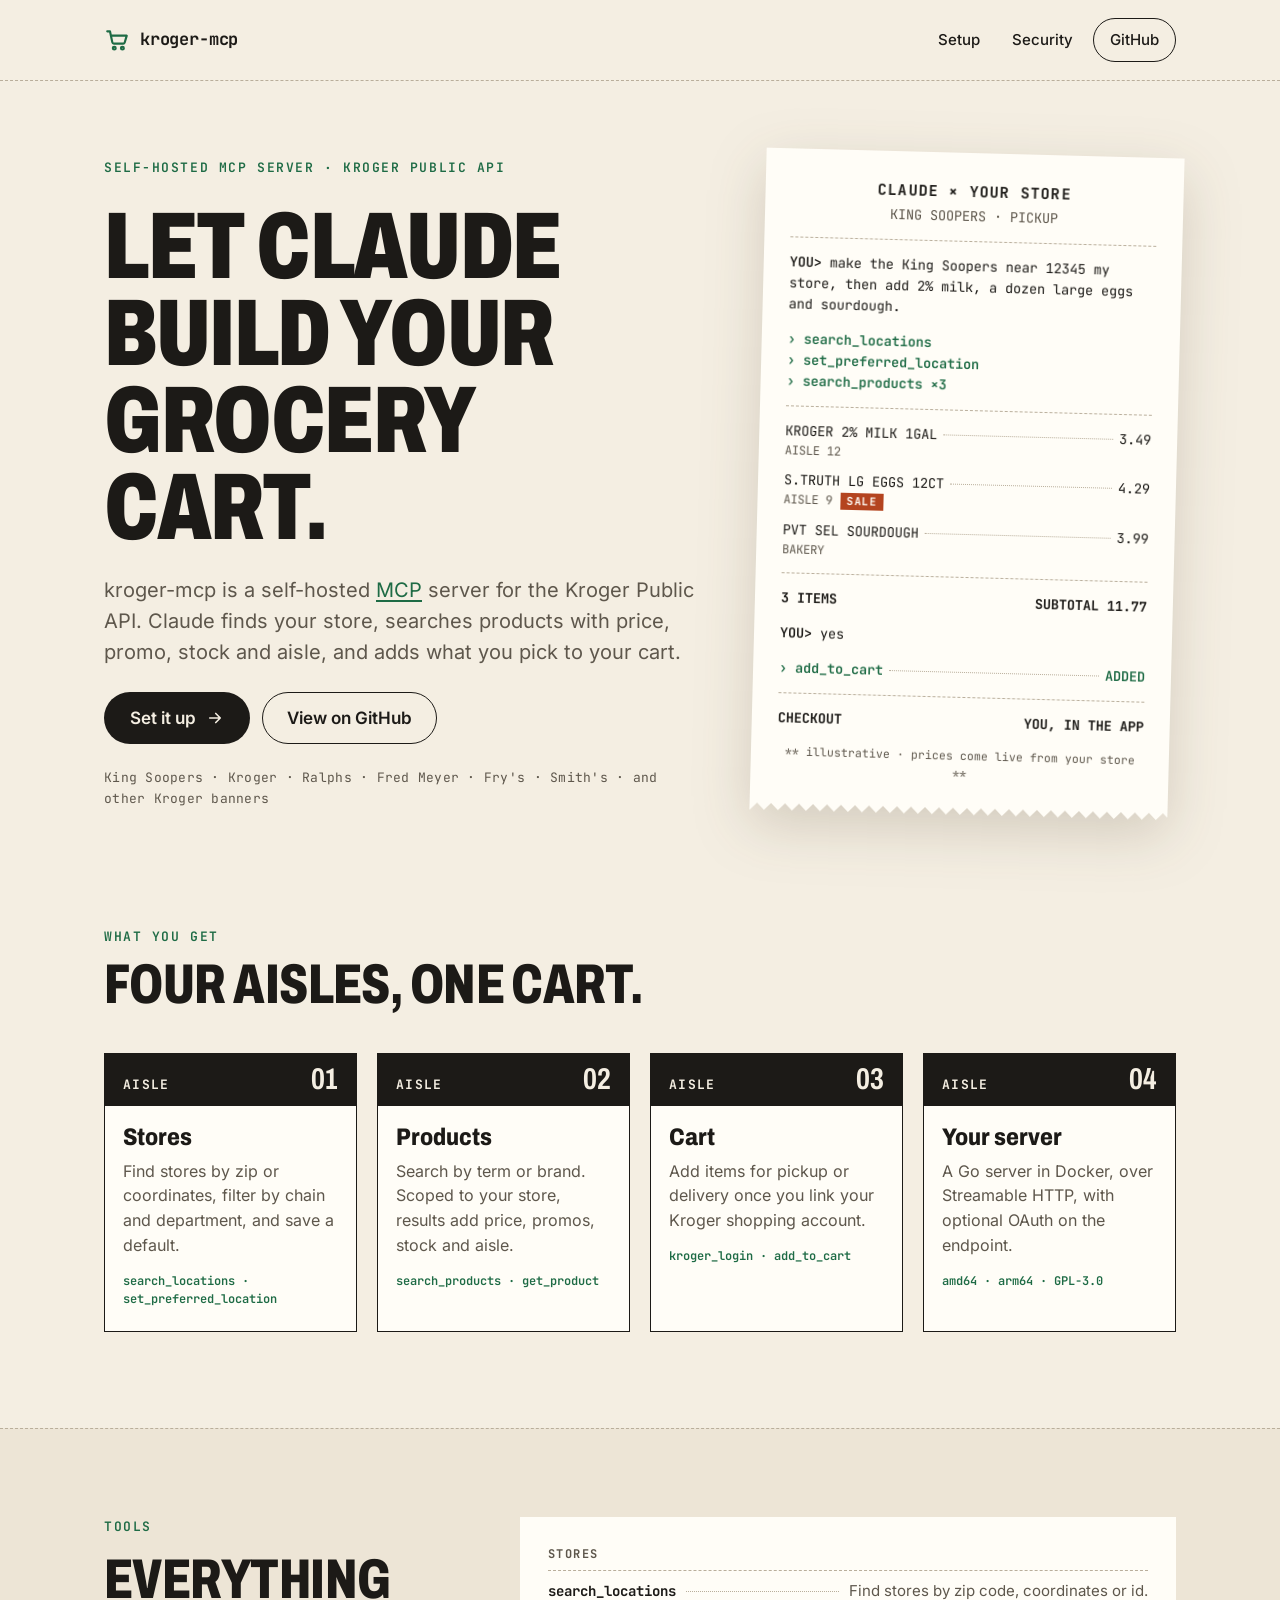
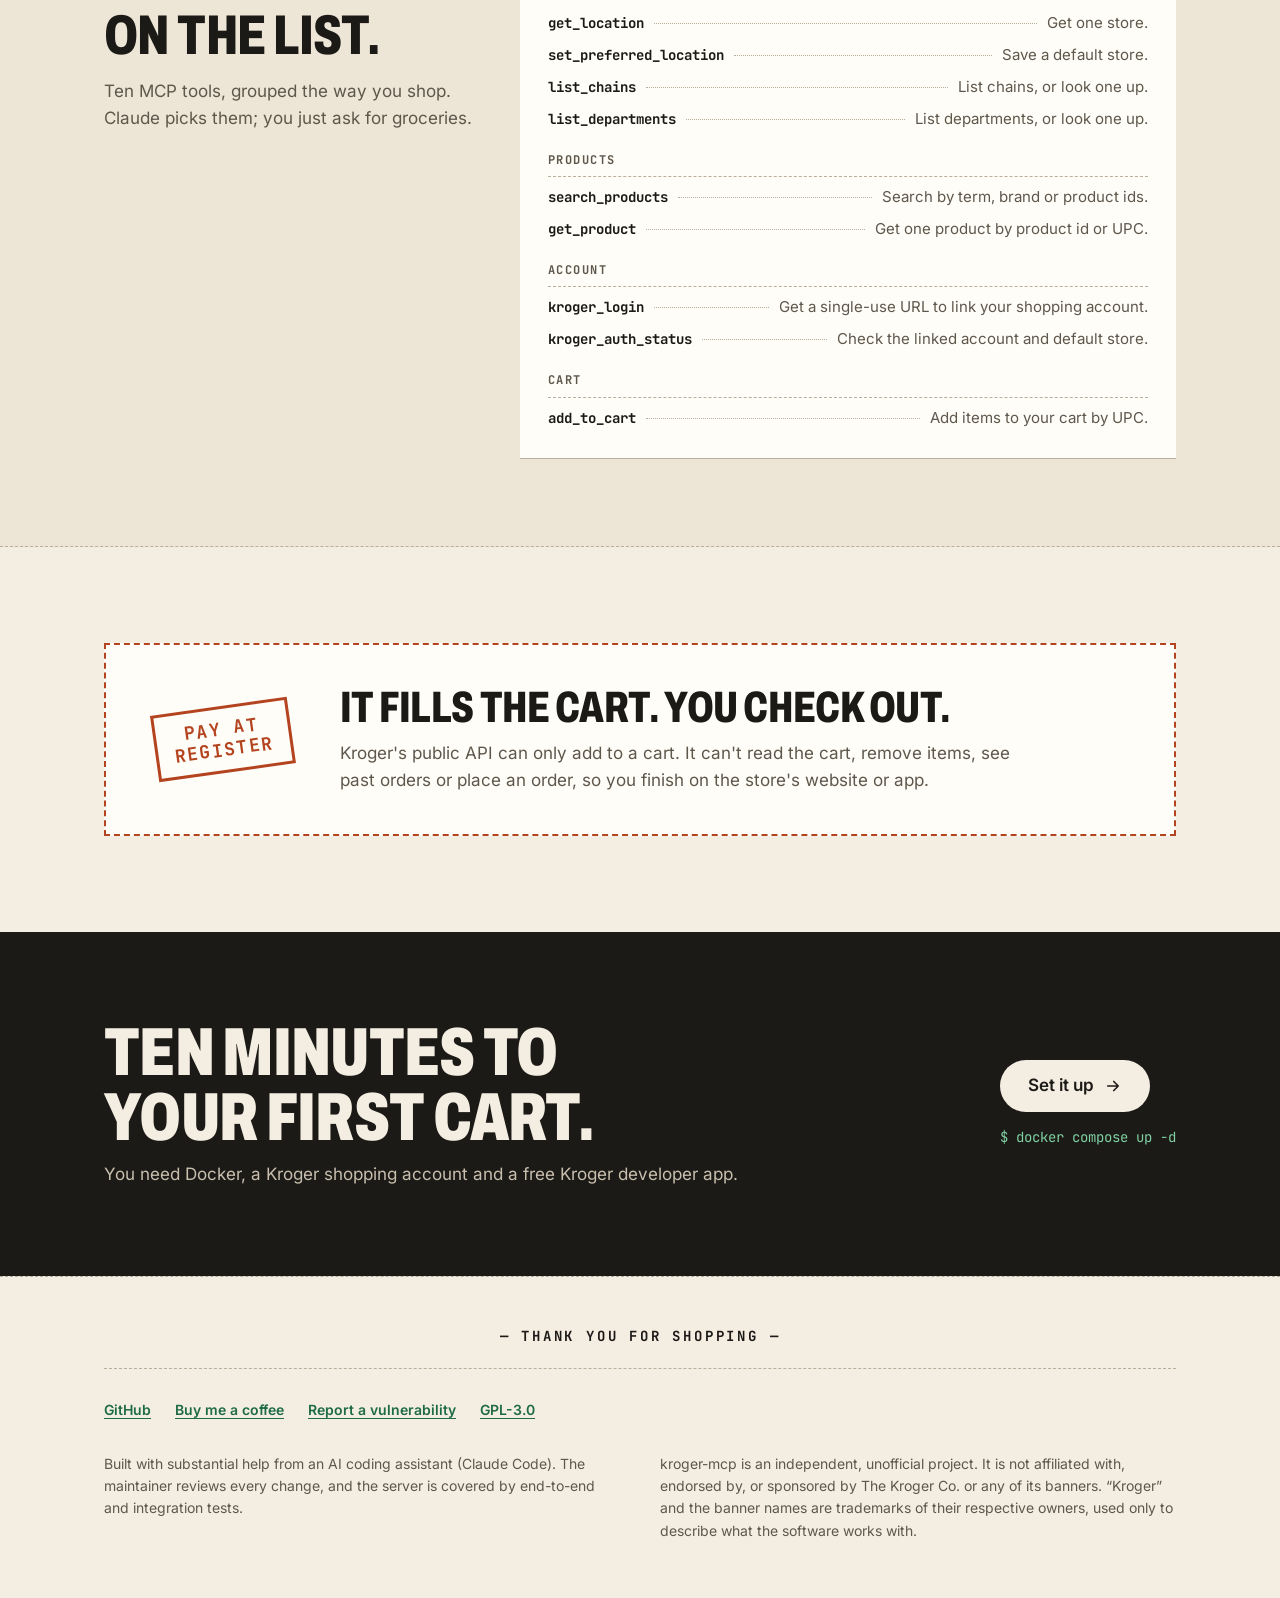
<file: site/index.html>
<!doctype html>
<html lang="en">
<head>
  <meta charset="utf-8">
  <meta name="viewport" content="width=device-width, initial-scale=1">
  <title>kroger-mcp: let Claude build your Kroger grocery cart</title>
  <meta name="description" content="A self-hosted MCP server for the Kroger Public API. Find stores, search products with price, stock and aisle, and add items to your cart.">
  <meta name="color-scheme" content="light dark">
  <link rel="preload" href="fonts/archivo-latin-wdth-wght.woff2" as="font" type="font/woff2" crossorigin>
  <link rel="stylesheet" href="style.css">
  <link rel="icon" href="favicon.svg" type="image/svg+xml">
  <meta property="og:type" content="website">
  <meta property="og:site_name" content="kroger-mcp">
  <meta property="og:title" content="kroger-mcp: let Claude build your Kroger grocery cart">
  <meta property="og:description" content="A self-hosted MCP server for the Kroger Public API. Find stores, search products with price, stock and aisle, and add items to your cart.">
  <meta property="og:url" content="https://philosowaffle.github.io/kroger-mcp/">
  <meta property="og:image" content="https://philosowaffle.github.io/kroger-mcp/og.png">
  <meta property="og:image:width" content="1200">
  <meta property="og:image:height" content="630">
  <meta name="twitter:card" content="summary_large_image">
</head>
<body>
  <header class="site">
    <div class="wrap">
      <a class="brand" href="./">
        <svg width="26" height="26" viewBox="0 0 24 24" fill="none" stroke-width="2" stroke-linecap="round" stroke-linejoin="round" aria-hidden="true"><path d="M3 4h2.5l2.2 10.2a1.5 1.5 0 0 0 1.5 1.2h8.4a1.5 1.5 0 0 0 1.5-1.1L21 8H6.3"/><circle cx="9.5" cy="19.5" r="1.3"/><circle cx="17" cy="19.5" r="1.3"/></svg>
        kroger-mcp
      </a>
      <nav class="main" aria-label="Main">
        <a href="setup.html">Setup</a>
        <a href="security.html">Security</a>
        <a class="pill" href="https://github.com/philosowaffle/kroger-mcp">GitHub</a>
      </nav>
    </div>
  </header>

  <main>
    <section class="wrap hero">
      <div class="hero-copy">
        <p class="eyebrow">Self-hosted MCP server · Kroger Public API</p>
        <h1 class="display">Let Claude build your grocery cart.</h1>
        <p class="lede">kroger-mcp is a self-hosted <a href="https://modelcontextprotocol.io">MCP</a> server for the Kroger Public API. Claude finds your store, searches products with price, promo, stock and aisle, and adds what you pick to your cart.</p>
        <div class="buttons">
          <a class="button primary" href="setup.html">Set it up
            <svg width="18" height="18" viewBox="0 0 24 24" fill="none" stroke="currentColor" stroke-width="2.2" stroke-linecap="round" stroke-linejoin="round" aria-hidden="true"><path d="M5 12h14M13 6l6 6-6 6"/></svg></a>
          <a class="button secondary" href="https://github.com/philosowaffle/kroger-mcp">View on GitHub</a>
        </div>
        <p class="banners">King Soopers · Kroger · Ralphs · Fred Meyer · Fry's · Smith's · and other Kroger banners</p>
      </div>

      <figure class="hero-receipt receipt-figure">
        <figcaption class="visually-hidden">An illustrative example conversation, printed as a receipt. You ask Claude to make the King Soopers near zip code 12345 your store and add 2% milk, a dozen large eggs and sourdough bread for pickup. Claude saves the store and finds Kroger 2% Milk for $3.49 in aisle 12, Simple Truth Large Eggs for $4.29 on sale, and Private Selection Sourdough for $3.99. You say yes, Claude adds all three to your cart, and you check out in the store's app. Prices and products come live from Kroger for your store.</figcaption>
        <div class="receipt" aria-hidden="true">
          <div class="head">
            <span class="title">CLAUDE × YOUR STORE</span>
            <span class="muted">KING SOOPERS · PICKUP</span>
          </div>
          <hr class="rule">
          <p><strong>YOU&gt;</strong> make the King Soopers near 12345 my store, then add 2% milk, a dozen large eggs and sourdough.</p>
          <div class="call">
            <span>› search_locations</span>
            <span>› set_preferred_location</span>
            <span>› search_products ×3</span>
          </div>
          <hr class="rule">
          <div class="items">
            <div class="price">
              <div class="line"><span>KROGER 2% MILK 1GAL</span><span class="leader"></span><span>3.49</span></div>
              <div class="sub"><span>AISLE 12</span></div>
            </div>
            <div class="price">
              <div class="line"><span>S.TRUTH LG EGGS 12CT</span><span class="leader"></span><span>4.29</span></div>
              <div class="sub"><span>AISLE 9</span><span class="sale-tag">SALE</span></div>
            </div>
            <div class="price">
              <div class="line"><span>PVT SEL SOURDOUGH</span><span class="leader"></span><span>3.99</span></div>
              <div class="sub"><span>BAKERY</span></div>
            </div>
          </div>
          <hr class="rule">
          <div class="total"><span>3 ITEMS</span><span>SUBTOTAL 11.77</span></div>
          <p><strong>YOU&gt;</strong> yes</p>
          <div class="call"><div class="line"><span>› add_to_cart</span><span class="leader"></span><span>ADDED</span></div></div>
          <hr class="rule">
          <div class="total"><span>CHECKOUT</span><span>YOU, IN THE APP</span></div>
          <p class="footnote">** illustrative · prices come live from your store **</p>
        </div>
        <div class="receipt-edge" aria-hidden="true"></div>
      </figure>
    </section>

    <section class="wrap section aisles-section" aria-labelledby="get">
      <div class="stack">
        <div class="heading">
          <p class="eyebrow">What you get</p>
          <h2 class="display" id="get">Four aisles, one cart.</h2>
        </div>
        <div class="aisles">
          <article class="aisle">
            <div class="sign"><span>AISLE</span><span class="num">01</span></div>
            <div class="body">
              <h3>Stores</h3>
              <p>Find stores by zip or coordinates, filter by chain and department, and save a default.</p>
              <p class="tools">search_locations · set_preferred_location</p>
            </div>
          </article>
          <article class="aisle">
            <div class="sign"><span>AISLE</span><span class="num">02</span></div>
            <div class="body">
              <h3>Products</h3>
              <p>Search by term or brand. Scoped to your store, results add price, promos, stock and aisle.</p>
              <p class="tools">search_products · get_product</p>
            </div>
          </article>
          <article class="aisle">
            <div class="sign"><span>AISLE</span><span class="num">03</span></div>
            <div class="body">
              <h3>Cart</h3>
              <p>Add items for pickup or delivery once you link your Kroger shopping account.</p>
              <p class="tools">kroger_login · add_to_cart</p>
            </div>
          </article>
          <article class="aisle">
            <div class="sign"><span>AISLE</span><span class="num">04</span></div>
            <div class="body">
              <h3>Your server</h3>
              <p>A Go server in Docker, over Streamable HTTP, with optional OAuth on the endpoint.</p>
              <p class="tools">amd64 · arm64 · GPL-3.0</p>
            </div>
          </article>
        </div>
      </div>
    </section>

    <section class="band" aria-labelledby="tools">
      <div class="wrap ledger-row">
        <div class="ledger-intro">
          <p class="eyebrow">Tools</p>
          <h2 class="display" id="tools">Everything on the list.</h2>
          <p class="muted">Ten MCP tools, grouped the way you shop. Claude picks them; you just ask for groceries.</p>
        </div>
        <div class="ledger">
          <section aria-labelledby="t-stores">
            <h3 id="t-stores">STORES</h3>
            <ul>
              <li><code>search_locations</code><span class="leader" aria-hidden="true"></span><span class="desc">Find stores by zip code, coordinates or id.</span></li>
              <li><code>get_location</code><span class="leader" aria-hidden="true"></span><span class="desc">Get one store.</span></li>
              <li><code>set_preferred_location</code><span class="leader" aria-hidden="true"></span><span class="desc">Save a default store.</span></li>
              <li><code>list_chains</code><span class="leader" aria-hidden="true"></span><span class="desc">List chains, or look one up.</span></li>
              <li><code>list_departments</code><span class="leader" aria-hidden="true"></span><span class="desc">List departments, or look one up.</span></li>
            </ul>
          </section>
          <section aria-labelledby="t-products">
            <h3 id="t-products">PRODUCTS</h3>
            <ul>
              <li><code>search_products</code><span class="leader" aria-hidden="true"></span><span class="desc">Search by term, brand or product ids.</span></li>
              <li><code>get_product</code><span class="leader" aria-hidden="true"></span><span class="desc">Get one product by product id or UPC.</span></li>
            </ul>
          </section>
          <section aria-labelledby="t-account">
            <h3 id="t-account">ACCOUNT</h3>
            <ul>
              <li><code>kroger_login</code><span class="leader" aria-hidden="true"></span><span class="desc">Get a single-use URL to link your shopping account.</span></li>
              <li><code>kroger_auth_status</code><span class="leader" aria-hidden="true"></span><span class="desc">Check the linked account and default store.</span></li>
            </ul>
          </section>
          <section aria-labelledby="t-cart">
            <h3 id="t-cart">CART</h3>
            <ul>
              <li><code>add_to_cart</code><span class="leader" aria-hidden="true"></span><span class="desc">Add items to your cart by UPC.</span></li>
            </ul>
          </section>
        </div>
      </div>
    </section>

    <section class="wrap section">
      <div class="stamp-notice">
        <div class="stamp" aria-hidden="true">PAY AT<br>REGISTER</div>
        <div class="copy">
          <h2 class="display">It fills the cart. You check out.</h2>
          <p>Kroger's public API can only add to a cart. It can't read the cart, remove items, see past orders or place an order, so you finish on the store's website or app.</p>
        </div>
      </div>
    </section>

    <section class="cta" aria-labelledby="cta">
      <div class="wrap">
        <div class="copy">
          <h2 class="display" id="cta">Ten minutes to your first cart.</h2>
          <p>You need Docker, a Kroger shopping account and a free Kroger developer app.</p>
        </div>
        <div class="act">
          <a class="button light" href="setup.html">Set it up
            <svg width="18" height="18" viewBox="0 0 24 24" fill="none" stroke="currentColor" stroke-width="2.2" stroke-linecap="round" stroke-linejoin="round" aria-hidden="true"><path d="M5 12h14M13 6l6 6-6 6"/></svg></a>
          <code>$ docker compose up -d</code>
        </div>
      </div>
    </section>
  </main>

  <footer class="site">
    <div class="wrap">
      <p class="thanks">— THANK YOU FOR SHOPPING —</p>
      <hr class="rule">
      <nav aria-label="Footer">
        <a href="https://github.com/philosowaffle/kroger-mcp">GitHub</a>
        <a href="https://buymeacoffee.com/philosowaffle">Buy me a coffee</a>
        <a href="https://github.com/philosowaffle/kroger-mcp/blob/main/SECURITY.md">Report a vulnerability</a>
        <a href="https://github.com/philosowaffle/kroger-mcp/blob/main/LICENSE">GPL-3.0</a>
      </nav>
      <div class="fine">
        <p>Built with substantial help from an AI coding assistant (Claude Code). The maintainer reviews every change, and the server is covered by end-to-end and integration tests.</p>
        <p>kroger-mcp is an independent, unofficial project. It is not affiliated with, endorsed by, or sponsored by The Kroger Co. or any of its banners. &ldquo;Kroger&rdquo; and the banner names are trademarks of their respective owners, used only to describe what the software works with.</p>
      </div>
    </div>
  </footer>
</body>
</html>
</file>
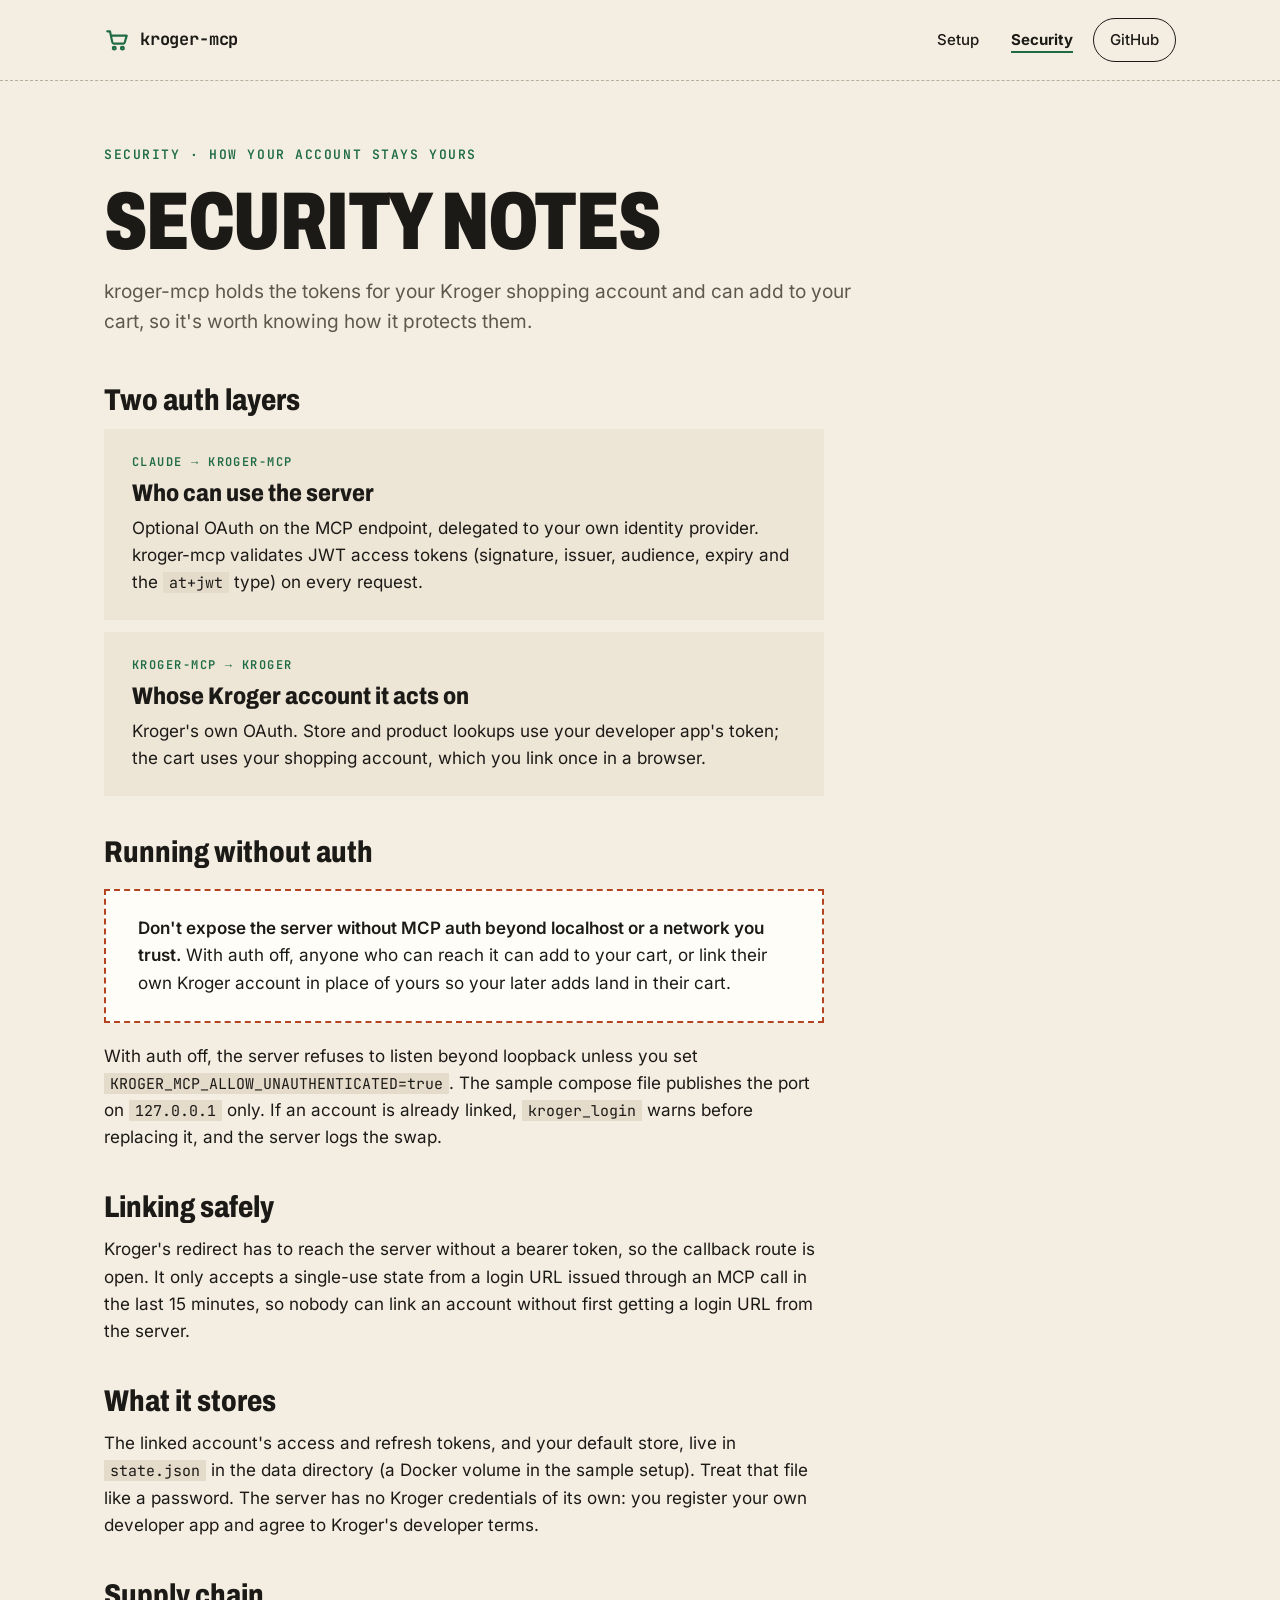
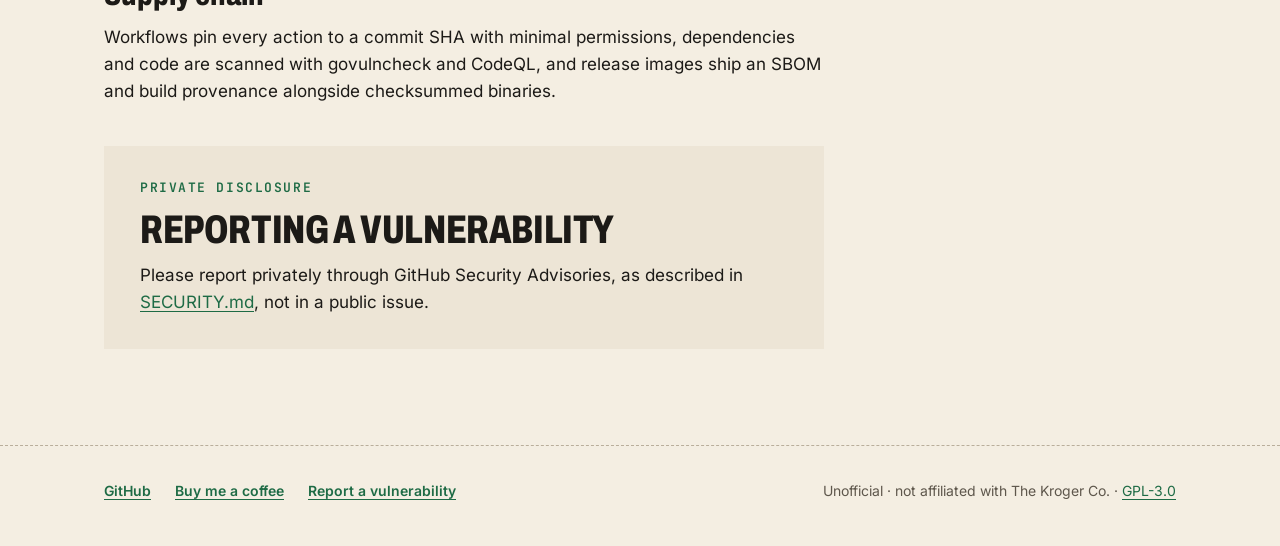
<file: site/security.html>
<!doctype html>
<html lang="en">
<head>
  <meta charset="utf-8">
  <meta name="viewport" content="width=device-width, initial-scale=1">
  <title>kroger-mcp security notes</title>
  <meta name="description" content="How kroger-mcp keeps your Kroger account safe: its two auth layers, running without auth, what it stores and how to report a vulnerability.">
  <meta name="color-scheme" content="light dark">
  <link rel="preload" href="fonts/archivo-latin-wdth-wght.woff2" as="font" type="font/woff2" crossorigin>
  <link rel="stylesheet" href="style.css">
  <link rel="icon" href="favicon.svg" type="image/svg+xml">
  <meta property="og:type" content="website">
  <meta property="og:site_name" content="kroger-mcp">
  <meta property="og:title" content="kroger-mcp security notes">
  <meta property="og:description" content="How kroger-mcp keeps your Kroger account safe: its two auth layers, running without auth, what it stores and how to report a vulnerability.">
  <meta property="og:url" content="https://philosowaffle.github.io/kroger-mcp/security.html">
  <meta property="og:image" content="https://philosowaffle.github.io/kroger-mcp/og.png">
  <meta property="og:image:width" content="1200">
  <meta property="og:image:height" content="630">
  <meta name="twitter:card" content="summary_large_image">
</head>
<body>
  <header class="site">
    <div class="wrap">
      <a class="brand" href="./">
        <svg width="26" height="26" viewBox="0 0 24 24" fill="none" stroke-width="2" stroke-linecap="round" stroke-linejoin="round" aria-hidden="true"><path d="M3 4h2.5l2.2 10.2a1.5 1.5 0 0 0 1.5 1.2h8.4a1.5 1.5 0 0 0 1.5-1.1L21 8H6.3"/><circle cx="9.5" cy="19.5" r="1.3"/><circle cx="17" cy="19.5" r="1.3"/></svg>
        kroger-mcp
      </a>
      <nav class="main" aria-label="Main">
        <a href="setup.html">Setup</a>
        <a href="security.html" aria-current="page">Security</a>
        <a class="pill" href="https://github.com/philosowaffle/kroger-mcp">GitHub</a>
      </nav>
    </div>
  </header>

  <main>
    <div class="wrap page-head">
      <p class="eyebrow">Security · how your account stays yours</p>
      <h1 class="display page-title">Security notes</h1>
      <p class="lede">kroger-mcp holds the tokens for your Kroger shopping account and can add to your cart, so it's worth knowing how it protects them.</p>
    </div>

    <div class="wrap">
      <div class="doc">
        <section aria-labelledby="layers">
          <h2 class="small" id="layers">Two auth layers</h2>
          <div class="layer">
            <p class="eyebrow">Claude → kroger-mcp</p>
            <h3>Who can use the server</h3>
            <p>Optional OAuth on the MCP endpoint, delegated to your own identity provider. kroger-mcp validates JWT access tokens (signature, issuer, audience, expiry and the <code>at+jwt</code> type) on every request.</p>
          </div>
          <div class="layer">
            <p class="eyebrow">kroger-mcp → Kroger</p>
            <h3>Whose Kroger account it acts on</h3>
            <p>Kroger's own OAuth. Store and product lookups use your developer app's token; the cart uses your shopping account, which you link once in a browser.</p>
          </div>
        </section>

        <section aria-labelledby="noauth">
          <h2 class="small" id="noauth">Running without auth</h2>
          <div class="stamp-notice compact">
            <div class="copy">
              <p><strong>Don't expose the server without MCP auth beyond localhost or a network you trust.</strong> With auth off, anyone who can reach it can add to your cart, or link their own Kroger account in place of yours so your later adds land in their cart.</p>
            </div>
          </div>
          <p>With auth off, the server refuses to listen beyond loopback unless you set <code>KROGER_MCP_ALLOW_UNAUTHENTICATED=true</code>. The sample compose file publishes the port on <code>127.0.0.1</code> only. If an account is already linked, <code>kroger_login</code> warns before replacing it, and the server logs the swap.</p>
        </section>

        <section aria-labelledby="linking">
          <h2 class="small" id="linking">Linking safely</h2>
          <p>Kroger's redirect has to reach the server without a bearer token, so the callback route is open. It only accepts a single-use state from a login URL issued through an MCP call in the last 15 minutes, so nobody can link an account without first getting a login URL from the server.</p>
        </section>

        <section aria-labelledby="stores">
          <h2 class="small" id="stores">What it stores</h2>
          <p>The linked account's access and refresh tokens, and your default store, live in <code>state.json</code> in the data directory (a Docker volume in the sample setup). Treat that file like a password. The server has no Kroger credentials of its own: you register your own developer app and agree to Kroger's developer terms.</p>
        </section>

        <section aria-labelledby="supply">
          <h2 class="small" id="supply">Supply chain</h2>
          <p>Workflows pin every action to a commit SHA with minimal permissions, dependencies and code are scanned with govulncheck and CodeQL, and release images ship an SBOM and build provenance alongside checksummed binaries.</p>
        </section>

        <section class="panel" aria-labelledby="report">
          <p class="eyebrow">Private disclosure</p>
          <h2 class="display" id="report">Reporting a vulnerability</h2>
          <p>Please report privately through GitHub Security Advisories, as described in <a href="https://github.com/philosowaffle/kroger-mcp/blob/main/SECURITY.md">SECURITY.md</a>, not in a public issue.</p>
        </section>
      </div>
    </div>
  </main>

  <footer class="site short">
    <div class="wrap">
      <nav aria-label="Footer">
        <a href="https://github.com/philosowaffle/kroger-mcp">GitHub</a>
        <a href="https://buymeacoffee.com/philosowaffle">Buy me a coffee</a>
        <a href="https://github.com/philosowaffle/kroger-mcp/blob/main/SECURITY.md">Report a vulnerability</a>
      </nav>
      <p>Unofficial · not affiliated with The Kroger Co. ·&nbsp;<a href="https://github.com/philosowaffle/kroger-mcp/blob/main/LICENSE">GPL-3.0</a></p>
    </div>
  </footer>
</body>
</html>
</file>
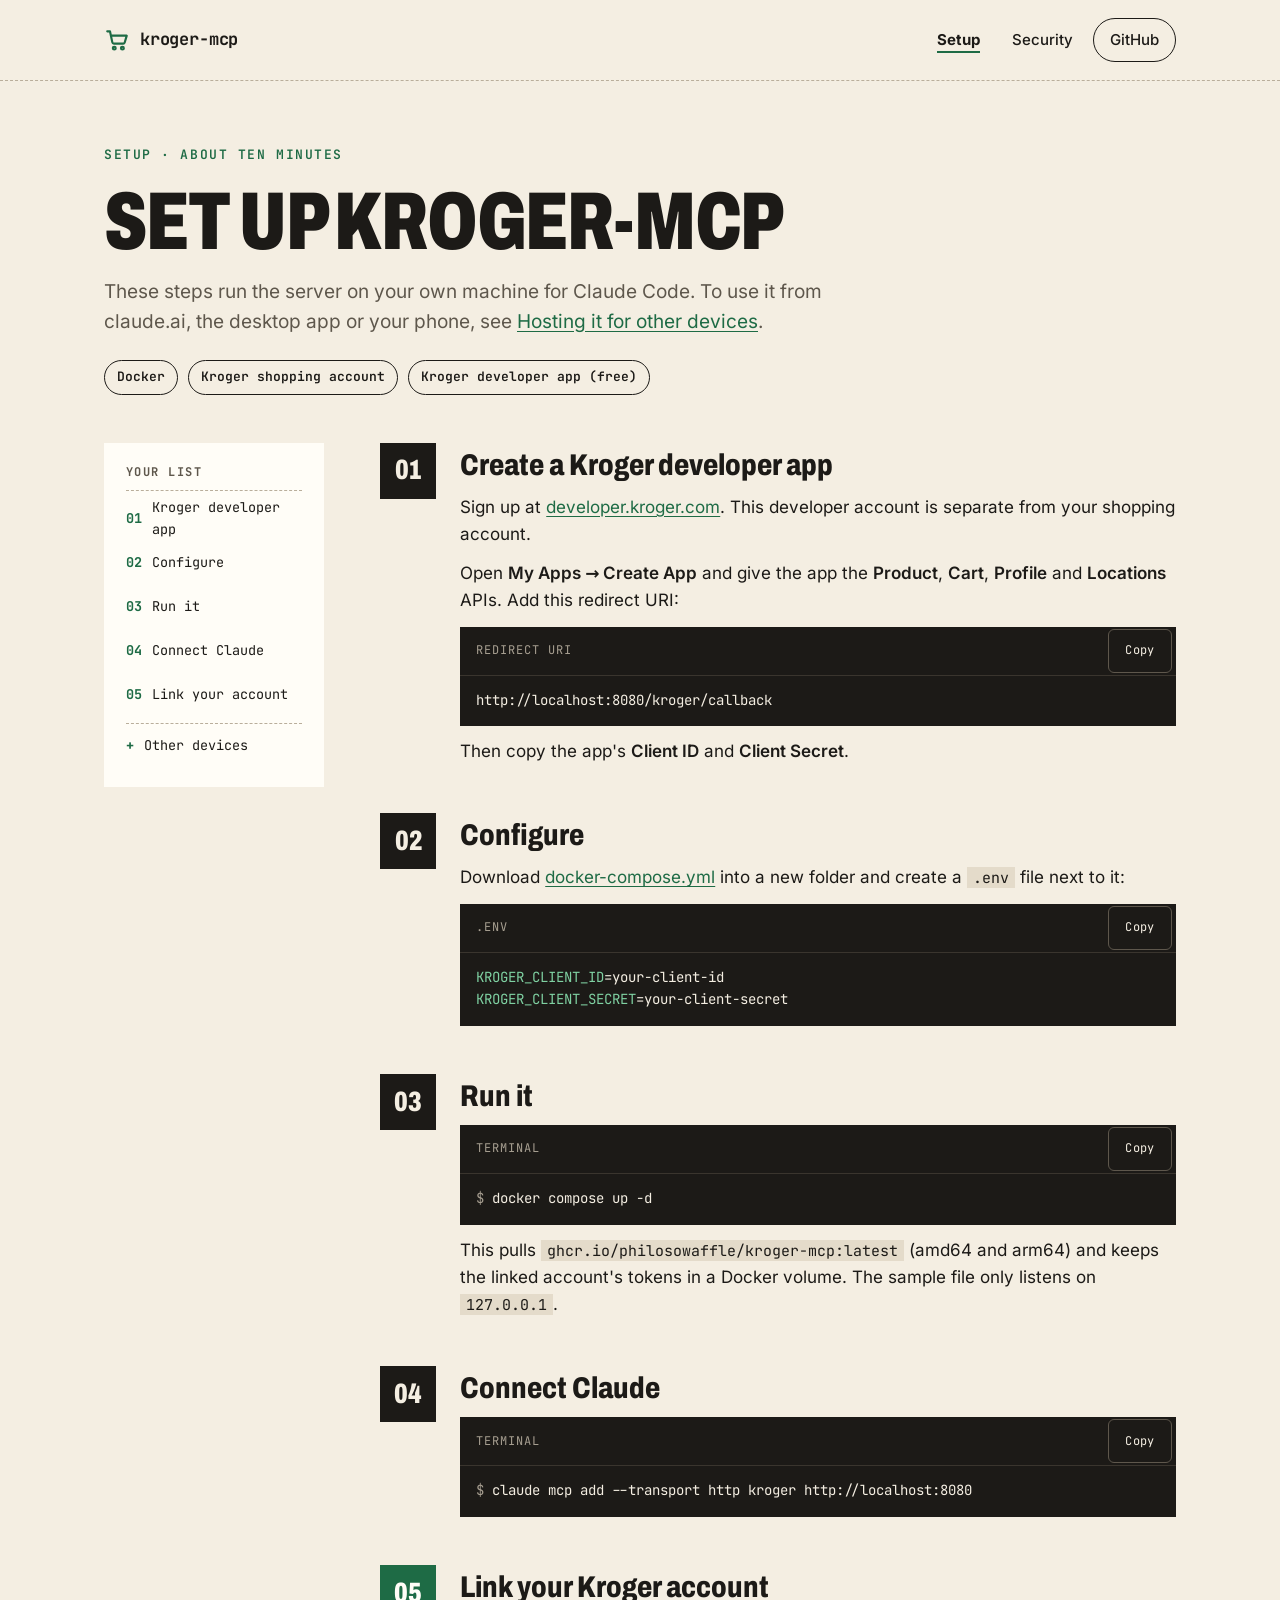
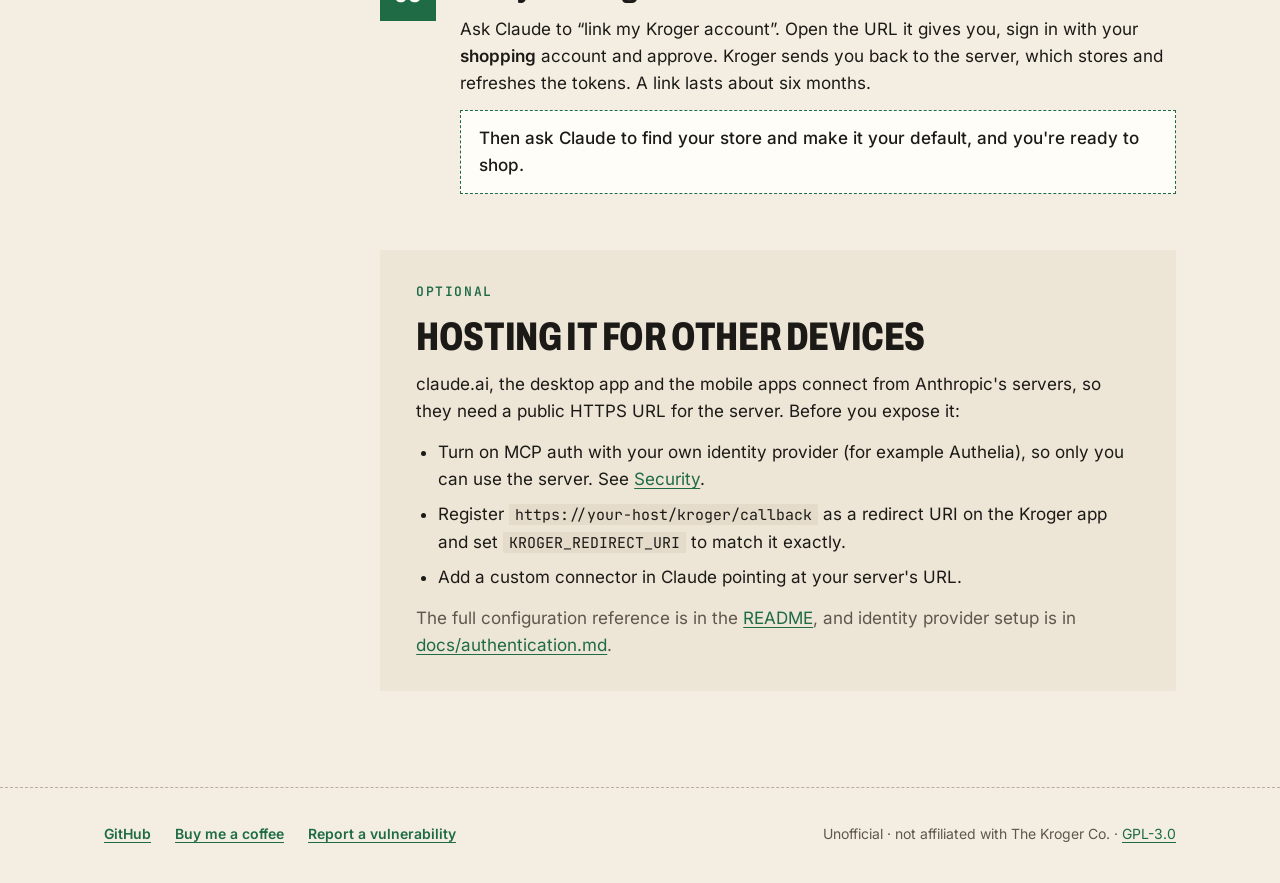
<file: site/setup.html>
<!doctype html>
<html lang="en">
<head>
  <meta charset="utf-8">
  <meta name="viewport" content="width=device-width, initial-scale=1">
  <title>Set up kroger-mcp</title>
  <meta name="description" content="Create a Kroger developer app, run kroger-mcp in Docker, connect Claude and link your Kroger shopping account.">
  <meta name="color-scheme" content="light dark">
  <link rel="preload" href="fonts/archivo-latin-wdth-wght.woff2" as="font" type="font/woff2" crossorigin>
  <link rel="stylesheet" href="style.css">
  <link rel="icon" href="favicon.svg" type="image/svg+xml">
  <meta property="og:type" content="website">
  <meta property="og:site_name" content="kroger-mcp">
  <meta property="og:title" content="Set up kroger-mcp">
  <meta property="og:description" content="Create a Kroger developer app, run kroger-mcp in Docker, connect Claude and link your Kroger shopping account.">
  <meta property="og:url" content="https://philosowaffle.github.io/kroger-mcp/setup.html">
  <meta property="og:image" content="https://philosowaffle.github.io/kroger-mcp/og.png">
  <meta property="og:image:width" content="1200">
  <meta property="og:image:height" content="630">
  <meta name="twitter:card" content="summary_large_image">
</head>
<body>
  <header class="site">
    <div class="wrap">
      <a class="brand" href="./">
        <svg width="26" height="26" viewBox="0 0 24 24" fill="none" stroke-width="2" stroke-linecap="round" stroke-linejoin="round" aria-hidden="true"><path d="M3 4h2.5l2.2 10.2a1.5 1.5 0 0 0 1.5 1.2h8.4a1.5 1.5 0 0 0 1.5-1.1L21 8H6.3"/><circle cx="9.5" cy="19.5" r="1.3"/><circle cx="17" cy="19.5" r="1.3"/></svg>
        kroger-mcp
      </a>
      <nav class="main" aria-label="Main">
        <a href="setup.html" aria-current="page">Setup</a>
        <a href="security.html">Security</a>
        <a class="pill" href="https://github.com/philosowaffle/kroger-mcp">GitHub</a>
      </nav>
    </div>
  </header>

  <main>
    <div class="wrap page-head">
      <p class="eyebrow">Setup · about ten minutes</p>
      <h1 class="display page-title">Set up kroger-mcp</h1>
      <p class="lede">These steps run the server on your own machine for Claude Code. To use it from claude.ai, the desktop app or your phone, see <a href="#hosting">Hosting it for other devices</a>.</p>
      <ul class="pills" aria-label="You need">
        <li>Docker</li>
        <li>Kroger shopping account</li>
        <li>Kroger developer app (free)</li>
      </ul>
    </div>

    <div class="wrap setup-body">
      <nav class="steps-nav" aria-label="Steps">
        <p class="title">YOUR LIST</p>
        <a href="#step-1"><span>01</span><span>Kroger developer app</span></a>
        <a href="#step-2"><span>02</span><span>Configure</span></a>
        <a href="#step-3"><span>03</span><span>Run it</span></a>
        <a href="#step-4"><span>04</span><span>Connect Claude</span></a>
        <a href="#step-5"><span>05</span><span>Link your account</span></a>
        <a class="extra" href="#hosting"><span>+</span><span>Other devices</span></a>
      </nav>

      <div class="setup-content">
        <ol class="steps">
          <li id="step-1">
            <span class="step-num" aria-hidden="true">01</span>
            <div class="step-body">
              <h2>Create a Kroger developer app</h2>
              <p>Sign up at <a href="https://developer.kroger.com">developer.kroger.com</a>. This developer account is separate from your shopping account.</p>
              <p>Open <strong>My Apps → Create App</strong> and give the app the <strong>Product</strong>, <strong>Cart</strong>, <strong>Profile</strong> and <strong>Locations</strong> APIs. Add this redirect URI:</p>
              <div class="codeblock">
                <div class="label"><span>REDIRECT URI</span></div>
                <pre><code>http://localhost:8080/kroger/callback</code></pre>
              </div>
              <p>Then copy the app's <strong>Client ID</strong> and <strong>Client Secret</strong>.</p>
            </div>
          </li>
          <li id="step-2">
            <span class="step-num" aria-hidden="true">02</span>
            <div class="step-body">
              <h2>Configure</h2>
              <p>Download <a href="https://github.com/philosowaffle/kroger-mcp/blob/main/docker-compose.yml">docker-compose.yml</a> into a new folder and create a <code>.env</code> file next to it:</p>
              <div class="codeblock">
                <div class="label"><span>.ENV</span></div>
                <pre><code><span class="key">KROGER_CLIENT_ID</span>=your-client-id
<span class="key">KROGER_CLIENT_SECRET</span>=your-client-secret</code></pre>
              </div>
            </div>
          </li>
          <li id="step-3">
            <span class="step-num" aria-hidden="true">03</span>
            <div class="step-body">
              <h2>Run it</h2>
              <div class="codeblock">
                <div class="label"><span>TERMINAL</span></div>
                <pre><code><span class="prompt">$ </span>docker compose up -d</code></pre>
              </div>
              <p>This pulls <code>ghcr.io/philosowaffle/kroger-mcp:latest</code> (amd64 and arm64) and keeps the linked account's tokens in a Docker volume. The sample file only listens on <code>127.0.0.1</code>.</p>
            </div>
          </li>
          <li id="step-4">
            <span class="step-num" aria-hidden="true">04</span>
            <div class="step-body">
              <h2>Connect Claude</h2>
              <div class="codeblock">
                <div class="label"><span>TERMINAL</span></div>
                <pre><code><span class="prompt">$ </span>claude mcp add --transport http kroger http://localhost:8080</code></pre>
              </div>
            </div>
          </li>
          <li id="step-5">
            <span class="step-num finish" aria-hidden="true">05</span>
            <div class="step-body">
              <h2>Link your Kroger account</h2>
              <p>Ask Claude to &ldquo;link my Kroger account&rdquo;. Open the URL it gives you, sign in with your <strong>shopping</strong> account and approve. Kroger sends you back to the server, which stores and refreshes the tokens. A link lasts about six months.</p>
              <p class="finish-note">Then ask Claude to find your store and make it your default, and you're ready to shop.</p>
            </div>
          </li>
        </ol>

        <section class="panel" id="hosting" aria-labelledby="hosting-title">
          <p class="eyebrow">Optional</p>
          <h2 class="display" id="hosting-title">Hosting it for other devices</h2>
          <p>claude.ai, the desktop app and the mobile apps connect from Anthropic's servers, so they need a public HTTPS URL for the server. Before you expose it:</p>
          <ul>
            <li>Turn on MCP auth with your own identity provider (for example Authelia), so only you can use the server. See <a href="security.html">Security</a>.</li>
            <li>Register <code>https://your-host/kroger/callback</code> as a redirect URI on the Kroger app and set <code>KROGER_REDIRECT_URI</code> to match it exactly.</li>
            <li>Add a custom connector in Claude pointing at your server's URL.</li>
          </ul>
          <p class="muted">The full configuration reference is in the <a href="https://github.com/philosowaffle/kroger-mcp#configuration">README</a>, and identity provider setup is in <a href="https://github.com/philosowaffle/kroger-mcp/blob/main/docs/authentication.md">docs/authentication.md</a>.</p>
        </section>
      </div>
    </div>
  </main>

  <footer class="site short">
    <div class="wrap">
      <nav aria-label="Footer">
        <a href="https://github.com/philosowaffle/kroger-mcp">GitHub</a>
        <a href="https://buymeacoffee.com/philosowaffle">Buy me a coffee</a>
        <a href="https://github.com/philosowaffle/kroger-mcp/blob/main/SECURITY.md">Report a vulnerability</a>
      </nav>
      <p>Unofficial · not affiliated with The Kroger Co. ·&nbsp;<a href="https://github.com/philosowaffle/kroger-mcp/blob/main/LICENSE">GPL-3.0</a></p>
    </div>
  </footer>

  <script>
    // Copy buttons for code blocks. Without JavaScript there are none.
    if (navigator.clipboard) {
      document.querySelectorAll(".codeblock").forEach(function (block) {
        var code = block.querySelector("pre code");
        var label = block.querySelector(".label");
        if (!code || !label) return;
        var name = label.textContent.trim();
        var button = document.createElement("button");
        button.type = "button";
        button.className = "copy";
        button.textContent = "Copy";
        button.setAttribute("aria-label", "Copy " + name);
        button.addEventListener("click", function () {
          var copy = code.cloneNode(true);
          copy.querySelectorAll(".prompt").forEach(function (p) { p.remove(); });
          navigator.clipboard.writeText(copy.textContent).then(function () {
            button.textContent = "Copied";
            setTimeout(function () { button.textContent = "Copy"; }, 1500);
          }, function () {
            button.textContent = "Press Ctrl+C";
          });
        });
        label.appendChild(button);
      });
    }
  </script>
</body>
</html>
</file>
<file: site/style.css>
/* kroger-mcp site: grocery receipt look (#60). Plain CSS, no build step. */

@font-face {
  font-family: "Archivo";
  font-style: normal;
  font-display: swap;
  font-weight: 100 900;
  font-stretch: 62% 125%;
  src: url(fonts/archivo-latin-wdth-wght.woff2) format("woff2-variations"),
       url(fonts/archivo-latin-wdth-wght.woff2) format("woff2");
}
@font-face {
  font-family: "Inter";
  font-style: normal;
  font-display: swap;
  font-weight: 100 900;
  src: url(fonts/inter-latin-wght.woff2) format("woff2-variations"),
       url(fonts/inter-latin-wght.woff2) format("woff2");
}
@font-face {
  font-family: "JetBrains Mono";
  font-style: normal;
  font-display: swap;
  font-weight: 100 800;
  src: url(fonts/jetbrains-mono-latin-wght.woff2) format("woff2-variations"),
       url(fonts/jetbrains-mono-latin-wght.woff2) format("woff2");
}

:root {
  --bg: #F4EEE2;
  --paper: #FFFDF7;
  --band: #EDE5D6;
  --rule: #B9AE9B;
  --ink: #1C1A17;
  --muted: #5E574C;
  --accent: #1E6B45;
  --accent-hover: #14492F;
  --sale: #B4441F;
  --block: #1C1A17;
  --block-text: #F4EEE2;
  --block-soft: #C9BFAE;
  --block-muted: #A79F91;
  --block-key: #7FD1A2;
  --block-rule: #3A352E;
  --block-edge: #5E574C;
  --inline-code: #E4DBCA;
  --shadow: rgba(60, 45, 20, 0.18);

  --display: "Archivo", "Arial Narrow", sans-serif;
  --body: "Inter", system-ui, -apple-system, "Segoe UI", Roboto, sans-serif;
  --mono: "JetBrains Mono", ui-monospace, SFMono-Regular, Menlo, Consolas, monospace;
  color-scheme: light dark;
}
@media (prefers-color-scheme: dark) {
  :root {
    --bg: #171512;
    --paper: #201D19;
    --band: #1C1A16;
    --rule: #4A443B;
    --ink: #EDE5D6;
    --muted: #A79F91;
    --accent: #7FD1A2;
    --accent-hover: #A8E3C1;
    --sale: #F28C61;
    --block: #0E0D0B;
    --block-text: #EDE5D6;
    --block-soft: #C9BFAE;
    --block-muted: #A79F91;
    --block-key: #7FD1A2;
    --block-rule: #2E2A24;
    --block-edge: #4A443B;
    --inline-code: #2A2621;
    --shadow: rgba(0, 0, 0, 0.45);
  }
}

/* Base */
* { box-sizing: border-box; }
html { -webkit-text-size-adjust: 100%; }
body {
  margin: 0;
  background: var(--bg);
  color: var(--ink);
  font: 17px/1.6 var(--body);
}
main { overflow-x: clip; }
a { color: var(--accent); text-underline-offset: 3px; }
a:hover { color: var(--accent-hover); }
a:focus-visible, button:focus-visible, summary:focus-visible {
  outline: 2px solid var(--accent);
  outline-offset: 3px;
}
strong { font-weight: 600; }
p { margin: 0; }
code {
  font-family: var(--mono);
  font-size: 0.88em;
  background: var(--inline-code);
  padding: 1px 6px;
  overflow-wrap: anywhere;
}
.visually-hidden {
  position: absolute; width: 1px; height: 1px; margin: -1px; padding: 0;
  overflow: hidden; clip: rect(0 0 0 0); white-space: nowrap; border: 0;
}
.wrap { max-width: 1120px; margin: 0 auto; padding-left: 24px; padding-right: 24px; }
@media (max-width: 480px) {
  .wrap { padding-left: 16px; padding-right: 16px; }
}

/* Type */
h1, h2, h3 { margin: 0; overflow-wrap: normal; hyphens: manual; }
.display {
  font-family: var(--display);
  font-stretch: 72%;
  font-weight: 800;
  text-transform: uppercase;
  line-height: 1;
  letter-spacing: -0.01em;
  text-wrap: balance;
}
h1.display {
  font-weight: 850;
  font-size: clamp(52px, 7.4vw, 96px);
  line-height: 0.92;
  letter-spacing: -0.015em;
}
h1.display.page-title { font-size: clamp(48px, 6.4vw, 84px); }
h2.display { font-size: clamp(36px, 4.6vw, 56px); }
h3 {
  font-family: var(--display);
  font-stretch: 85%;
  font-weight: 800;
  font-size: 24px;
  line-height: 1.1;
}
.eyebrow {
  font-family: var(--mono);
  font-size: 13px;
  font-weight: 600;
  letter-spacing: 0.12em;
  text-transform: uppercase;
  color: var(--accent);
}
.lede {
  font-size: 20px;
  line-height: 1.55;
  color: var(--muted);
  max-width: 34em;
  text-wrap: pretty;
}
.muted { color: var(--muted); }
.mono { font-family: var(--mono); }
.stack { display: flex; flex-direction: column; gap: 12px; }
.heading { display: flex; flex-direction: column; gap: 10px; max-width: 640px; }

/* Header */
header.site { border-bottom: 1px dashed var(--rule); }
header.site .wrap {
  display: flex; flex-wrap: wrap; align-items: center; justify-content: space-between;
  gap: 12px 24px; padding-top: 18px; padding-bottom: 18px;
}
.brand {
  display: inline-flex; align-items: center; gap: 10px; min-height: 44px;
  text-decoration: none; color: var(--ink);
  font-family: var(--mono); font-weight: 700; font-size: 17px; letter-spacing: -0.01em;
}
.brand:hover { color: var(--ink); }
.brand svg { stroke: var(--accent); flex: none; }
nav.main { display: flex; flex-wrap: wrap; align-items: center; gap: 4px 8px; font-size: 15px; font-weight: 500; }
nav.main a {
  display: inline-flex; align-items: center; min-height: 44px; padding: 0 12px;
  color: var(--ink); text-decoration: none;
}
nav.main a[aria-current="page"] {
  font-weight: 700;
  text-decoration: underline;
  text-decoration-thickness: 2px;
  text-underline-offset: 6px;
  text-decoration-color: var(--accent);
}
nav.main a.pill {
  min-height: 44px; padding: 0 16px;
  border: 1.5px solid var(--ink); border-radius: 999px;
}

/* Buttons */
.buttons { display: flex; flex-wrap: wrap; gap: 12px; }
.button {
  display: inline-flex; align-items: center; gap: 10px;
  min-height: 52px; padding: 0 26px;
  border-radius: 999px; text-decoration: none;
  font-weight: 600; font-size: 17px;
}
.button svg { flex: none; }
.button.primary { background: var(--ink); color: var(--bg); }
.button.primary:hover { color: var(--bg); background: var(--muted); }
.button.secondary { border: 1.5px solid var(--ink); color: var(--ink); padding: 0 24px; }
.button.secondary:hover { color: var(--ink); background: var(--band); }
.button.light { background: var(--block-text); color: var(--block); padding: 0 28px; }
.button.light:hover { color: var(--block); background: var(--block-soft); }

/* Sections */
.section { padding-top: 96px; padding-bottom: 96px; }
.band {
  background: var(--band);
  border-top: 1px dashed var(--rule);
  border-bottom: 1px dashed var(--rule);
}
.aisles-section { padding-top: 24px; }
.aisles-section .stack { gap: 40px; }
.rule { border: 0; border-top: 1.5px dashed var(--rule); margin: 0; }

/* Hero */
.hero {
  display: flex; flex-wrap: wrap; align-items: center; gap: 56px;
  padding-top: 72px; padding-bottom: 88px;
}
.hero-copy { flex: 1 1 480px; min-width: 0; display: flex; flex-direction: column; gap: 24px; }
.banners { font-family: var(--mono); font-size: 13px; color: var(--muted); letter-spacing: 0.02em; }
.hero-receipt {
  flex: 1 1 300px; min-width: 0; max-width: 430px; margin: 0 auto;
  transform: rotate(1.5deg);
  filter: drop-shadow(0 18px 28px var(--shadow));
}
@media (max-width: 600px) {
  .section { padding-top: 64px; padding-bottom: 64px; }
  .ledger-row { padding-top: 64px; padding-bottom: 64px; }
  .cta .wrap { padding-top: 64px; padding-bottom: 64px; }
  .setup-body, .doc { padding-bottom: 64px; }
  .page-head { padding-top: 48px; padding-bottom: 36px; }
}
@media (max-width: 480px) {
  .hero { gap: 48px; padding-top: 48px; padding-bottom: 64px; }
  .hero-receipt { transform: rotate(1deg); }
}

/* Receipt */
.receipt {
  background: var(--paper);
  padding: 28px 26px 18px;
  font-family: var(--mono);
  font-size: 13.5px;
  line-height: 1.55;
  display: flex; flex-direction: column; gap: 14px;
}
.receipt .head { text-align: center; display: flex; flex-direction: column; gap: 2px; }
.receipt .head .title { font-weight: 700; font-size: 15px; letter-spacing: 0.08em; }
.receipt .call { color: var(--accent); font-weight: 600; display: flex; flex-direction: column; }
.receipt .items { display: flex; flex-direction: column; gap: 10px; }
.receipt .total { display: flex; justify-content: space-between; gap: 12px; font-weight: 700; }
.receipt .footnote { text-align: center; color: var(--muted); font-size: 11.5px; }
.receipt-edge {
  height: 14px;
  background:
    linear-gradient(135deg, var(--paper) 50%, transparent 50%) 0 0 / 14px 14px repeat-x,
    linear-gradient(225deg, var(--paper) 50%, transparent 50%) 0 0 / 14px 14px repeat-x;
}
.price { display: flex; flex-direction: column; }
.line { display: flex; align-items: baseline; gap: 6px; }
.leader {
  flex: 1 1 24px; min-width: 16px;
  border-bottom: 1.5px dotted var(--rule);
  transform: translateY(-4px);
}
.sub { display: flex; gap: 8px; align-items: center; color: var(--muted); font-size: 12px; }
.sale-tag {
  background: var(--sale); color: var(--paper);
  font-family: var(--mono); font-size: 11px; font-weight: 700;
  padding: 0 6px; letter-spacing: 0.06em;
}

/* Aisle-sign cards */
.aisles {
  display: grid;
  grid-template-columns: repeat(auto-fit, minmax(min(240px, 100%), 1fr));
  gap: 20px;
}
.aisle { background: var(--paper); border: 1.5px solid var(--ink); display: flex; flex-direction: column; }
.aisle .sign {
  background: var(--block); color: var(--block-text);
  padding: 10px 18px;
  display: flex; justify-content: space-between; align-items: baseline;
  font-family: var(--mono); font-weight: 700; font-size: 13px; letter-spacing: 0.1em;
}
.aisle .num {
  font-family: var(--display); font-stretch: 72%; font-size: 30px; line-height: 1; letter-spacing: 0;
}
.aisle .body { padding: 18px 18px 22px; display: flex; flex-direction: column; gap: 8px; }
.aisle .body p { color: var(--muted); font-size: 16px; line-height: 1.55; }
.aisle .body .tools { margin-top: 6px; font-family: var(--mono); font-size: 12px; font-weight: 600; color: var(--accent); }

/* Tool ledger */
.ledger-row { display: flex; flex-wrap: wrap; gap: 48px; align-items: flex-start; padding-top: 88px; padding-bottom: 88px; }
.ledger-intro { flex: 1 1 300px; display: flex; flex-direction: column; gap: 14px; }
.ledger-intro p { max-width: 26em; }
.ledger {
  flex: 2 1 520px; min-width: 0;
  background: var(--paper);
  padding: 28px 28px 8px;
  font-family: var(--mono); font-size: 14px;
  box-shadow: 0 1px 0 var(--rule);
}
.ledger section { display: flex; flex-direction: column; gap: 8px; padding-bottom: 20px; }
.ledger h3 {
  font-family: var(--mono); font-stretch: normal; font-weight: 700;
  font-size: 12px; letter-spacing: 0.12em; line-height: 1.6; color: var(--muted);
  border-bottom: 1.5px dashed var(--rule); padding-bottom: 6px;
}
.ledger ul { list-style: none; margin: 0; padding: 0; display: flex; flex-direction: column; gap: 8px; }
.ledger li { display: flex; flex-wrap: wrap; align-items: baseline; gap: 2px 10px; }
.ledger li code { background: none; padding: 0; font-size: inherit; font-weight: 700; color: var(--ink); }
.ledger li .desc { color: var(--muted); font-family: var(--body); font-size: 15px; }
@media (max-width: 560px) {
  .ledger { padding: 22px 18px 4px; }
  .ledger li { flex-direction: column; gap: 0; }
  .ledger li .leader { display: none; }
}

/* Stamp notice */
.stamp-notice {
  border: 2px dashed var(--sale);
  background: var(--paper);
  padding: 40px clamp(24px, 4vw, 48px);
  display: flex; flex-wrap: wrap; gap: 28px 48px; align-items: center;
}
.stamp {
  flex: 0 0 auto;
  transform: rotate(-8deg);
  border: 3px solid var(--sale); color: var(--sale);
  padding: 10px 16px;
  font-family: var(--mono); font-weight: 700; font-size: 18px; line-height: 1.15;
  letter-spacing: 0.08em; text-align: center;
}
.stamp-notice .copy { flex: 1 1 420px; min-width: 0; display: flex; flex-direction: column; gap: 10px; }
.stamp-notice h2.display { font-size: clamp(32px, 3.8vw, 44px); line-height: 1.02; }
.stamp-notice p { color: var(--muted); max-width: 40em; }
.stamp-notice.compact { padding: 24px clamp(20px, 3vw, 32px); gap: 20px 32px; margin: 8px 0; }
.stamp-notice.compact .stamp { font-size: 14px; padding: 8px 12px; }
.stamp-notice.compact p { color: var(--ink); }

/* CTA band */
.cta { background: var(--block); color: var(--block-text); }
.cta .wrap {
  display: flex; flex-wrap: wrap; gap: 32px; align-items: center; justify-content: space-between;
  padding-top: 88px; padding-bottom: 88px;
}
.cta .copy { flex: 1 1 460px; min-width: 0; display: flex; flex-direction: column; gap: 12px; }
.cta h2.display { font-weight: 850; font-size: clamp(40px, 5.4vw, 68px); line-height: 0.95; }
.cta p { color: var(--block-soft); }
.cta .act { display: flex; flex-direction: column; gap: 14px; align-items: flex-start; }
.cta code { background: none; padding: 0; font-size: 14px; color: var(--block-key); }

/* Code blocks */
.codeblock { background: var(--block); color: var(--block-text); font-family: var(--mono); font-size: 14px; }
.codeblock .label {
  display: flex; justify-content: space-between; align-items: center; gap: 12px;
  min-height: 44px; padding: 2px 4px 2px 16px;
  border-bottom: 1px solid var(--block-rule);
  color: var(--block-muted); font-size: 12px; letter-spacing: 0.08em;
}
.codeblock button.copy {
  min-height: 44px; min-width: 64px; padding: 0 14px;
  background: transparent; color: var(--block-text);
  border: 1px solid var(--block-edge); border-radius: 6px;
  font: inherit; letter-spacing: 0.04em; cursor: pointer;
}
.codeblock button.copy:hover { border-color: var(--block-muted); }
.codeblock button.copy:focus-visible { outline-color: var(--block-key); }
.codeblock pre { margin: 0; padding: 14px 16px; overflow-x: auto; line-height: 1.55; }
.codeblock pre code { background: none; padding: 0; font-size: inherit; overflow-wrap: normal; }
.codeblock .prompt { color: var(--block-muted); user-select: none; }
.codeblock .key { color: var(--block-key); }

/* Page header (Setup, Security) */
.page-head { display: flex; flex-direction: column; gap: 18px; padding-top: 64px; padding-bottom: 48px; }
.page-head .lede { font-size: 19px; max-width: 40em; }
.pills { display: flex; flex-wrap: wrap; gap: 10px; margin: 6px 0 0; padding: 0; list-style: none; }
.pills li {
  font-family: var(--mono); font-size: 13px; font-weight: 600;
  padding: 6px 12px; border: 1.5px solid var(--ink); border-radius: 999px;
}

/* Setup body */
.setup-body {
  display: flex; flex-wrap: wrap; gap: 40px 56px; align-items: flex-start;
  padding-bottom: 96px;
}
.steps-nav {
  flex: 1 1 220px; max-width: 280px;
  background: var(--paper);
  padding: 20px 22px;
  font-family: var(--mono); font-size: 13.5px;
  display: flex; flex-direction: column;
}
.steps-nav .title {
  margin-bottom: 6px; padding-bottom: 8px;
  font-weight: 700; letter-spacing: 0.12em; font-size: 12px; color: var(--muted);
  border-bottom: 1.5px dashed var(--rule);
}
.steps-nav a {
  display: flex; gap: 10px; align-items: center; min-height: 44px;
  color: var(--ink); text-decoration: none;
}
.steps-nav a:hover { color: var(--accent); }
.steps-nav a span:first-child { color: var(--accent); font-weight: 700; }
.steps-nav a.extra { border-top: 1.5px dashed var(--rule); margin-top: 6px; }
@media (max-width: 600px) {
  .steps-nav { max-width: none; }
}
.setup-content { flex: 999 1 560px; min-width: 0; display: flex; flex-direction: column; gap: 56px; }
ol.steps { list-style: none; margin: 0; padding: 0; display: flex; flex-direction: column; gap: 48px; }
ol.steps > li { display: flex; gap: 24px; align-items: flex-start; scroll-margin-top: 24px; }
.step-num {
  flex: 0 0 auto; width: 56px; height: 56px;
  display: flex; align-items: center; justify-content: center;
  background: var(--block); color: var(--block-text);
  font-family: var(--display); font-stretch: 72%; font-weight: 850; font-size: 28px;
}
.step-num.finish { background: var(--accent); color: var(--paper); }
.step-body { flex: 1; min-width: 0; display: flex; flex-direction: column; gap: 12px; }
.step-body h2 {
  margin-top: 6px;
  font-family: var(--display); font-stretch: 80%; font-weight: 800;
  font-size: 30px; line-height: 1.1;
}
.finish-note { padding: 14px 18px; background: var(--paper); border: 1.5px dashed var(--accent); font-weight: 500; }
@media (max-width: 480px) {
  ol.steps > li { gap: 16px; }
  .step-num { width: 44px; height: 44px; font-size: 22px; }
  .step-body h2 { margin-top: 2px; font-size: 26px; }
}

/* Panels (hosting, security layers) */
.panel {
  background: var(--band);
  padding: 32px clamp(20px, 3vw, 36px);
  display: flex; flex-direction: column; gap: 14px;
  scroll-margin-top: 24px;
}
.panel h2.display { font-size: 40px; }
.panel ul { margin: 0; padding-left: 22px; display: flex; flex-direction: column; gap: 8px; }

/* Security */
.doc { max-width: 720px; display: flex; flex-direction: column; gap: 40px; padding-bottom: 96px; }
.doc section { display: flex; flex-direction: column; gap: 12px; }
.doc h2.small { font-family: var(--display); font-stretch: 80%; font-weight: 800; font-size: 30px; line-height: 1.1; }
.layer {
  background: var(--band);
  padding: 24px clamp(20px, 3vw, 28px);
  display: flex; flex-direction: column; gap: 8px;
}
.layer .eyebrow { font-size: 12px; }

/* Footers */
footer.site { border-top: 1px dashed var(--rule); font-size: 14px; color: var(--muted); }
footer.site .wrap { padding-top: 48px; padding-bottom: 56px; display: flex; flex-direction: column; gap: 20px; }
footer.site .thanks {
  text-align: center; font-family: var(--mono); font-weight: 700; letter-spacing: 0.2em; color: var(--ink);
}
footer.site nav { display: flex; flex-wrap: wrap; gap: 0 24px; font-weight: 600; }
footer.site nav a { display: inline-flex; align-items: center; min-height: 44px; }
footer.site .fine {
  display: grid; grid-template-columns: repeat(auto-fit, minmax(min(320px, 100%), 1fr));
  gap: 16px 40px; line-height: 1.6;
}
footer.site.short .wrap {
  flex-direction: row; flex-wrap: wrap; justify-content: space-between; align-items: center;
  gap: 4px 24px; padding-top: 24px; padding-bottom: 32px;
}
footer.site.short p { display: inline-flex; align-items: center; min-height: 44px; }
</file>
